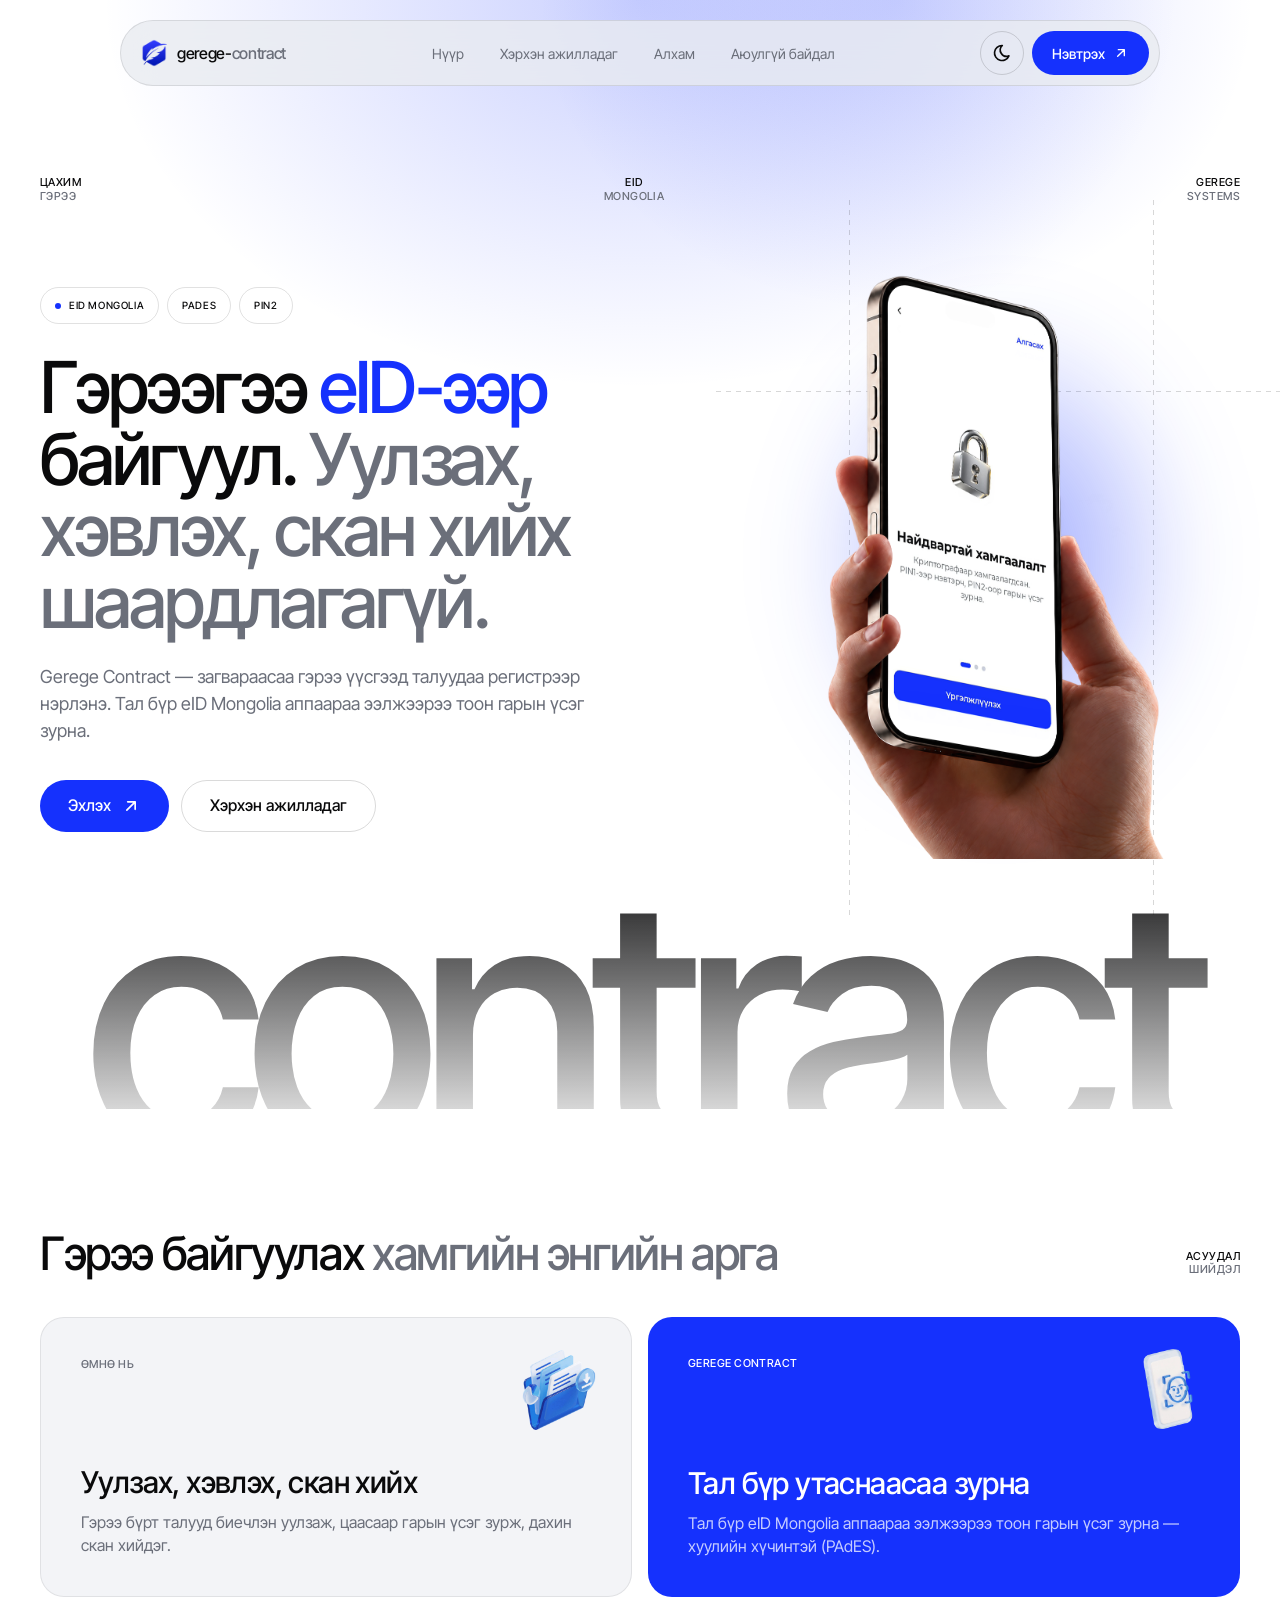
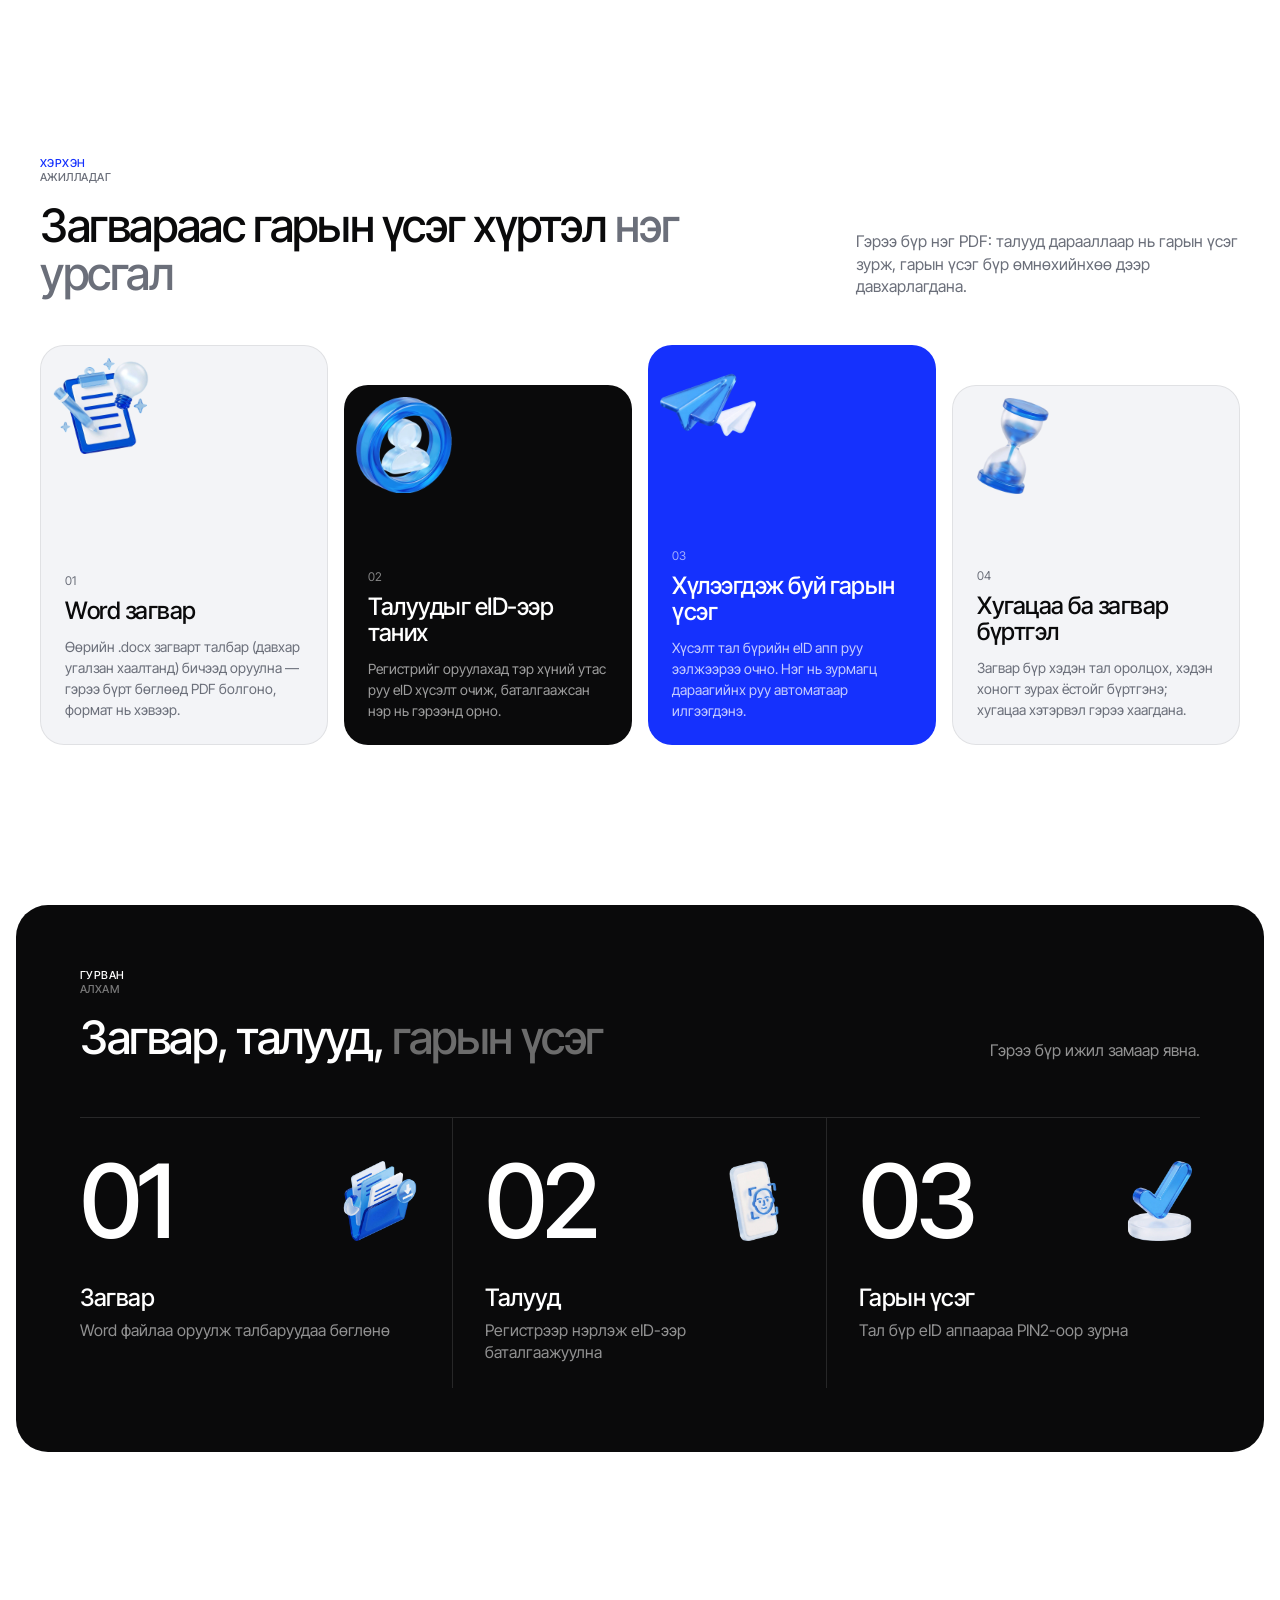
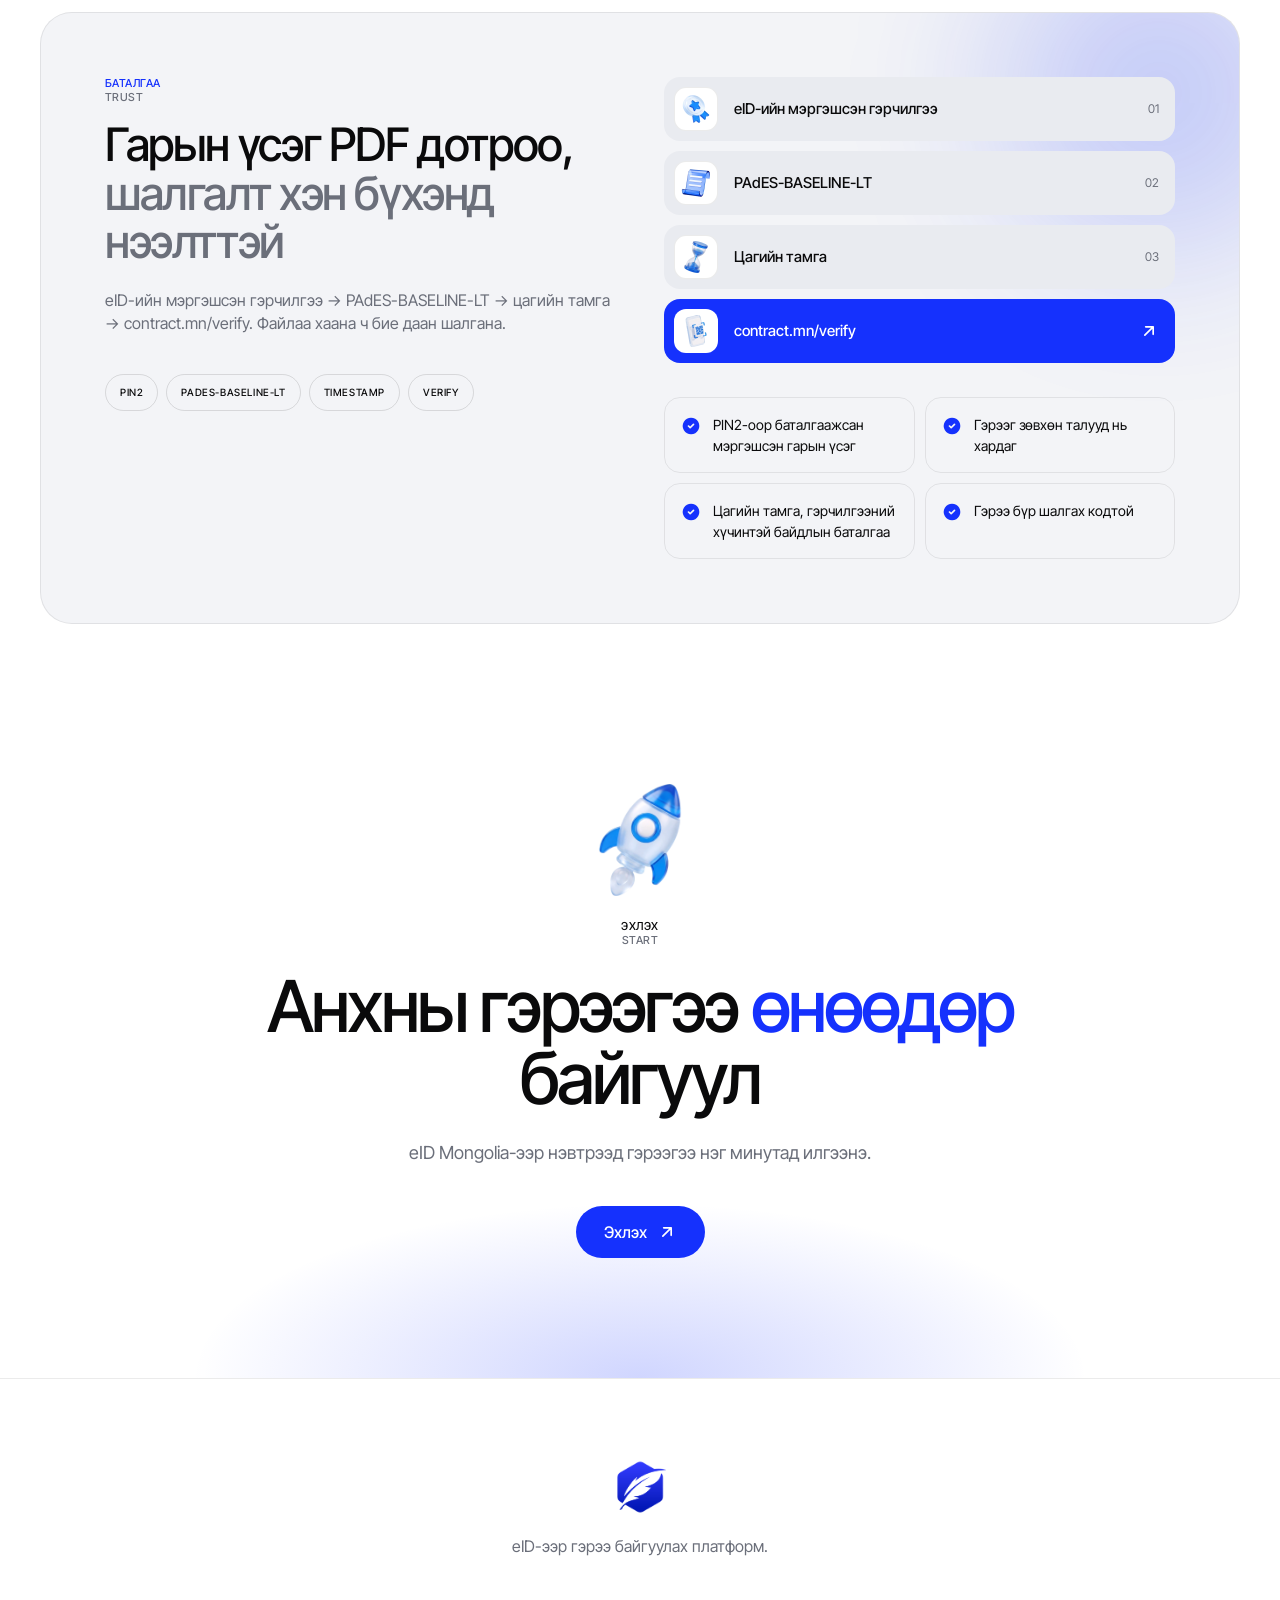
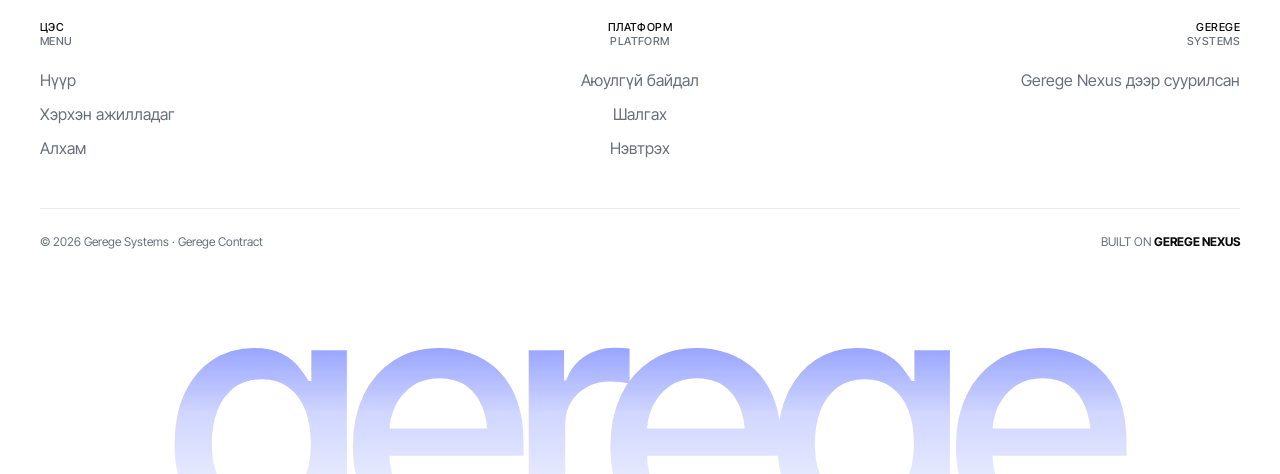
<file: index.html>
<!DOCTYPE html>
<html lang="mn" data-site="contract">

<head>
    <title>Нүүр | Gerege Contract — eID-ээр гэрээ байгуулах платформ</title>

<!-- Meta Tags -->
<meta charset="utf-8">
<meta name="viewport" content="width=device-width, initial-scale=1">
<meta name="title" content="Gerege Contract — eID-ээр гэрээ байгуулах платформ">
<meta name="description" content="Gerege Contract — загвараасаа гэрээ үүсгээд талуудаа регистрээр нэрлэнэ. Тал бүр eID Mongolia аппаараа ээлжээрээ тоон гарын үсэг зурна — уулзах, хэвлэх, скан хийх шаардлагагүй.">
<meta name="keywords" content="цахим гэрээ, тоон гарын үсэг, eID Mongolia, PAdES, гэрээ байгуулах, Gerege Contract">
<meta name="author" content="Gerege Systems">
<meta name="robots" content="index, follow">

<!-- Favicon -->
<link rel="shortcut icon" href="/images/contract-logo.png">

    <!-- Theme: saved choice, else system preference (runs before paint) -->
<script>
    (function () {
        var t;
        try { t = localStorage.getItem('theme'); } catch (e) {}
        if (t !== 'light' && t !== 'dark') {
            t = window.matchMedia('(prefers-color-scheme: dark)').matches ? 'dark' : 'light';
        }
        document.documentElement.setAttribute('data-theme', t);
    })();
</script>

<!-- Google Font Link (https://fonts.google.com/) -->
<link rel="preconnect" href="https://fonts.googleapis.com">
<link rel="preconnect" href="https://fonts.gstatic.com" crossorigin>
<link href="https://fonts.googleapis.com/css2?family=Inter+Tight:wght@300;400;500;700&display=swap" rel="stylesheet">

  <script type="module" crossorigin src="/assets/app-Dn-ilW5q.js"></script>
  <link rel="stylesheet" crossorigin href="/assets/app-CJhgebZV.css">
</head>

<body>

    <!-- Navbar -->
<header class="fixed top-0 inset-x-0 z-140 md:pt-5 pt-3 px-4">
    <div class="max-w-260 mx-auto">
        <div class="flex items-center justify-between gap-4 py-2.5 ps-5 pe-2.5 rounded-full border border-fg/10 bg-surface-2/80 backdrop-blur-xl">
            <a href="/" class="flex items-center gap-2.5 shrink-0">
                    <img src="/images/contract-logo.png" alt="Gerege Contract" class="h-7 logo-mono">
                <span class="text-base font-medium tracking-[-0.02em] text-fg">gerege-<span class="text-muted">contract</span></span>
            </a>

            <nav id="navbar" class="hidden lg:flex items-center gap-1">
                                    <a href="/" class="py-2 px-4 rounded-full text-sm text-muted transition-colors hover:text-fg">Нүүр</a>
                                    <a href="/#how" class="py-2 px-4 rounded-full text-sm text-muted transition-colors hover:text-fg">Хэрхэн ажилладаг</a>
                                    <a href="/#steps" class="py-2 px-4 rounded-full text-sm text-muted transition-colors hover:text-fg">Алхам</a>
                                    <a href="/trust" class="py-2 px-4 rounded-full text-sm text-muted transition-colors hover:text-fg">Аюулгүй байдал</a>
                            </nav>

            <div class="flex items-center gap-2">
                <button type="button" data-theme-toggle aria-label="Light / dark горим солих" class="inline-flex size-11 items-center justify-center rounded-full border border-fg/15 text-fg transition-colors hover:bg-fg/5">
                    <i class="iconify tabler--moon size-5 theme-icon-dark"></i>
                    <i class="iconify tabler--sun size-5 theme-icon-light"></i>
                </button>

                <a href="https://contract.mn/login" class="md:inline-flex hidden items-center gap-2 h-11 px-5 rounded-full bg-accent text-on-accent text-sm font-medium">
                    Нэвтрэх <i class="iconify tabler--arrow-up-right size-4"></i>
                </a>

                <button type="button" aria-haspopup="dialog" aria-expanded="false" aria-controls="mobile-menu" data-hs-overlay="#mobile-menu" class="lg:hidden inline-flex size-11 items-center justify-center rounded-full border border-fg/15 text-fg">
                    <i class="iconify tabler--menu-2 size-5"></i>
                </button>
            </div>
        </div>
    </div>

    <div id="mobile-menu" class="hs-overlay hs-overlay-open:translate-y-0 hs-overlay-open:opacity-100 opacity-0 hs-overlay-open:top-auto [--body-scroll:true] fixed inset-x-0 top-0 z-140 -translate-y-full transform transition-all duration-300 lg:hidden px-4" role="dialog" tabindex="-1" aria-labelledby="mobile-menu-label">
        <div class="max-w-260 mx-auto mt-2 p-2 rounded-3xl border border-fg/10 bg-surface-2">
            <div class="flex flex-col">
                                    <a href="/" class="py-3.5 px-4 rounded-2xl text-fg hover:bg-fg/5">Нүүр</a>
                                    <a href="/#how" class="py-3.5 px-4 rounded-2xl text-fg hover:bg-fg/5">Хэрхэн ажилладаг</a>
                                    <a href="/#steps" class="py-3.5 px-4 rounded-2xl text-fg hover:bg-fg/5">Алхам</a>
                                    <a href="/trust" class="py-3.5 px-4 rounded-2xl text-fg hover:bg-fg/5">Аюулгүй байдал</a>
                                <a href="https://contract.mn/login" class="mt-2 h-13 inline-flex items-center justify-center rounded-2xl bg-accent text-on-accent font-medium">Нэвтрэх</a>
            </div>
        </div>
    </div>
</header>

    <!-- Hero Section -->
    <section class="relative overflow-hidden lg:pt-44 pt-32">
        <div class="absolute inset-0 glow-top -z-1"></div>

        <div class="container relative">
            <!-- Corner meta labels -->
            <div class="hidden md:flex justify-between mb-14 text-fg">
                <div class="label">Цахим<span>гэрээ</span></div>
                <div class="label text-center">eID<span>Mongolia</span></div>
                <div class="label text-end">Gerege<span>Systems</span></div>
            </div>

            <div class="grid lg:grid-cols-12 items-center gap-10">
                <div class="lg:col-span-7" data-aos="fade-up">
                    <div class="flex flex-wrap gap-2 mb-7">
                        <span class="pill"><span class="size-1.5 rounded-full bg-accent"></span> eID Mongolia</span>
                        <span class="pill">PAdES</span>
                        <span class="pill">PIN2</span>
                    </div>

                    <h1 class="display mb-6">Гэрээгээ <span class="text-accent whitespace-nowrap">eID-ээр</span> байгуул. <span class="text-muted">Уулзах, хэвлэх, скан хийх шаардлагагүй.</span></h1>

                    <p class="text-muted md:text-lg max-w-xl mb-9">Gerege Contract — загвараасаа гэрээ үүсгээд талуудаа регистрээр нэрлэнэ. Тал бүр eID Mongolia аппаараа ээлжээрээ тоон гарын үсэг зурна.</p>

                    <div class="flex flex-wrap items-center gap-3">
                        <a href="https://contract.mn/login" class="btn-accent">Эхлэх <i class="iconify tabler--arrow-up-right size-5"></i></a>
                        <a href="#how" class="btn-ghost">Хэрхэн ажилладаг</a>
                    </div>
                </div>

                <div class="lg:col-span-5 relative flex justify-center" data-aos="fade-up" data-aos-delay="150">
                    <!-- construction lines -->
                    <div class="absolute inset-y-[-10%] start-[18%] w-px dashed-v"></div>
                    <div class="absolute inset-y-[-10%] end-[18%] w-px dashed-v"></div>
                    <div class="absolute inset-x-[-10%] top-[22%] h-px dashed-h"></div>
                    <div class="absolute inset-[8%] rounded-full glow-accent blur-2xl"></div>

                    <img src="/images/home/phone-hand.png" alt="eID Mongolia апп — найдвартай хамгаалалт" class="relative lg:max-h-150 max-h-105 w-auto">
                </div>
            </div>
        </div>

        <!-- Giant cropped wordmark -->
        <div class="relative mt-6 -mb-[4vw] text-center pointer-events-none" aria-hidden="true">
            <div class="wordmark bg-linear-to-b from-fg/90 to-fg/0 bg-clip-text text-transparent">contract</div>
        </div>
    </section>

    <!-- Problem / Solution -->
    <section class="relative lg:pt-30 pt-20">
        <div class="container">
            <div class="flex items-end justify-between gap-6 mb-10">
                <h2 class="h2 max-w-3xl">Гэрээ байгуулах <span class="text-muted">хамгийн энгийн арга</span></h2>
                <div class="label text-end hidden md:block">Асуудал<span>шийдэл</span></div>
            </div>

            <div class="grid md:grid-cols-2 gap-4">
                <div class="rounded-3xl bg-surface border border-fg/8 lg:p-10 p-7 min-h-70 flex flex-col justify-between" data-aos="fade-up">
                    <div class="flex items-start justify-between gap-4"><div class="label text-muted">Өмнө нь</div><img src="/images/icons3d-white/folder-files.webp" alt="" class="size-20 -mt-2 -me-2 opacity-90" loading="lazy"></div>
                    <div>
                        <h3 class="text-3xl mb-3">Уулзах, хэвлэх, скан хийх</h3>
                        <p class="text-muted">Гэрээ бүрт талууд биечлэн уулзаж, цаасаар гарын үсэг зурж, дахин скан хийдэг.</p>
                    </div>
                </div>

                <div class="rounded-3xl bg-accent text-on-accent lg:p-10 p-7 min-h-70 flex flex-col justify-between" data-aos="fade-up" data-aos-delay="100">
                    <div class="flex items-start justify-between gap-4"><div class="label">Gerege Contract</div><img src="/images/icons3d-white/phone-face-id.webp" alt="" class="size-20 -mt-2 -me-2" loading="lazy"></div>
                    <div>
                        <h3 class="text-3xl mb-3">Тал бүр утаснаасаа зурна</h3>
                        <p class="text-on-accent/75">Тал бүр eID Mongolia аппаараа ээлжээрээ тоон гарын үсэг зурна — хуулийн хүчинтэй (PAdES).</p>
                    </div>
                </div>
            </div>
        </div>
    </section>

    <!-- How It Works — step cards -->
    <section id="how" class="lg:py-40 py-24 scroll-mt-24">
        <div class="container">
            <div class="grid lg:grid-cols-12 gap-6 mb-12">
                <div class="lg:col-span-7">
                    <div class="label text-accent mb-4">Хэрхэн<span>ажилладаг</span></div>
                    <h2 class="h2">Загвараас гарын үсэг хүртэл <span class="text-muted">нэг урсгал</span></h2>
                </div>
                <p class="lg:col-span-4 lg:col-start-9 self-end text-muted">Гэрээ бүр нэг PDF: талууд дарааллаар нь гарын үсэг зурж, гарын үсэг бүр өмнөхийнхөө дээр давхарлагдана.</p>
            </div>

            <div class="grid lg:grid-cols-4 md:grid-cols-2 gap-4">
                <div class="group rounded-3xl bg-surface border border-fg/8 p-6 md:min-h-90 min-h-60 flex flex-col justify-between" data-aos="fade-up">
                    <img src="/images/icons3d-white/task-clipboard.webp" alt="" class="size-24 -ms-3 -mt-3 transition-transform duration-500 group-hover:-translate-y-1 group-hover:rotate-[-4deg]" loading="lazy">
                    <div>
                        <div class="text-xs text-muted mb-2">01</div>
                        <h3 class="text-2xl mb-3">Word загвар</h3>
                        <p class="text-sm text-muted">Өөрийн .docx загварт талбар (давхар угалзан хаалтанд) бичээд оруулна — гэрээ бүрт бөглөөд PDF болгоно, формат нь хэвээр.</p>
                    </div>
                </div>

                <div class="group rounded-3xl bg-inv text-inv-fg p-6 md:min-h-90 min-h-60 flex flex-col justify-between lg:mt-10" data-aos="fade-up" data-aos-delay="80">
                    <img src="/images/icons3d-white/user-profile.webp" alt="" class="size-24 -ms-3 -mt-3 transition-transform duration-500 group-hover:-translate-y-1 group-hover:rotate-[-4deg]" loading="lazy">
                    <div>
                        <div class="text-xs text-inv-fg/50 mb-2">02</div>
                        <h3 class="text-2xl mb-3">Талуудыг eID-ээр таних</h3>
                        <p class="text-sm text-inv-fg/60">Регистрийг оруулахад тэр хүний утас руу eID хүсэлт очиж, баталгаажсан нэр нь гэрээнд орно.</p>
                    </div>
                </div>

                <div class="group rounded-3xl bg-accent text-on-accent p-6 md:min-h-90 min-h-60 flex flex-col justify-between" data-aos="fade-up" data-aos-delay="160">
                    <img src="/images/icons3d-white/paper-plane.webp" alt="" class="size-24 -ms-3 -mt-3 transition-transform duration-500 group-hover:-translate-y-1 group-hover:rotate-[-4deg]" loading="lazy">
                    <div>
                        <div class="text-xs text-on-accent/60 mb-2">03</div>
                        <h3 class="text-2xl mb-3">Хүлээгдэж буй гарын үсэг</h3>
                        <p class="text-sm text-on-accent/75">Хүсэлт тал бүрийн eID апп руу ээлжээрээ очно. Нэг нь зурмагц дараагийнх руу автоматаар илгээгдэнэ.</p>
                    </div>
                </div>

                <div class="group rounded-3xl bg-surface border border-fg/8 p-6 md:min-h-90 min-h-60 flex flex-col justify-between lg:mt-10" data-aos="fade-up" data-aos-delay="240">
                    <img src="/images/icons3d-white/hourglass.webp" alt="" class="size-24 -ms-3 -mt-3 transition-transform duration-500 group-hover:-translate-y-1 group-hover:rotate-[-4deg]" loading="lazy">
                    <div>
                        <div class="text-xs text-muted mb-2">04</div>
                        <h3 class="text-2xl mb-3">Хугацаа ба загвар бүртгэл</h3>
                        <p class="text-sm text-muted">Загвар бүр хэдэн тал оролцох, хэдэн хоногт зурах ёстойг бүртгэнэ; хугацаа хэтэрвэл гэрээ хаагдана.</p>
                    </div>
                </div>
            </div>
        </div>
    </section>

    <!-- Three Steps — light rhythm break -->
    <section id="steps" class="scroll-mt-24 px-4">
        <div class="max-w-330 mx-auto rounded-[32px] bg-inv text-inv-fg lg:p-16 md:p-10 p-7">
            <div class="flex md:flex-row flex-col md:items-end justify-between gap-6 mb-14">
                <div>
                    <div class="label mb-4">Гурван<span class="text-inv-fg/45!">алхам</span></div>
                    <h2 class="h2 text-inv-fg">Загвар, талууд, <span class="text-inv-fg/40">гарын үсэг</span></h2>
                </div>
                <p class="text-inv-fg/55">Гэрээ бүр ижил замаар явна.</p>
            </div>

            <div class="grid md:grid-cols-3 border-t border-inv-fg/12">
                <div class="pt-8 md:pe-8 pb-6 md:border-e border-b md:border-b-0 border-inv-fg/12" data-aos="fade-up">
                    <div class="flex items-center justify-between mb-8"><div class="text-[clamp(64px,8vw,120px)] font-medium tracking-[-0.05em] leading-none">01</div><img src="/images/icons3d-white/folder-files.webp" alt="" class="size-20" loading="lazy"></div>
                    <h3 class="text-2xl text-inv-fg mb-2">Загвар</h3>
                    <p class="text-inv-fg/55">Word файлаа оруулж талбаруудаа бөглөнө</p>
                </div>
                <div class="pt-8 md:px-8 pb-6 md:border-e border-b md:border-b-0 border-inv-fg/12" data-aos="fade-up" data-aos-delay="100">
                    <div class="flex items-center justify-between mb-8"><div class="text-[clamp(64px,8vw,120px)] font-medium tracking-[-0.05em] leading-none">02</div><img src="/images/icons3d-white/phone-face-id.webp" alt="" class="size-20" loading="lazy"></div>
                    <h3 class="text-2xl text-inv-fg mb-2">Талууд</h3>
                    <p class="text-inv-fg/55">Регистрээр нэрлэж eID-ээр баталгаажуулна</p>
                </div>
                <div class="pt-8 md:ps-8 pb-6" data-aos="fade-up" data-aos-delay="200">
                    <div class="flex items-center justify-between mb-8"><div class="text-[clamp(64px,8vw,120px)] font-medium tracking-[-0.05em] leading-none">03</div><img src="/images/icons3d-white/checkmark.webp" alt="" class="size-20" loading="lazy"></div>
                    <h3 class="text-2xl text-inv-fg mb-2">Гарын үсэг</h3>
                    <p class="text-inv-fg/55">Тал бүр eID аппаараа PIN2-оор зурна</p>
                </div>
            </div>
        </div>
    </section>

    <!-- Trust Section -->
    <section id="trust" class="lg:py-40 py-24 scroll-mt-24">
    <div class="container">
        <div class="relative overflow-hidden rounded-[32px] bg-surface border border-fg/8 lg:p-16 md:p-10 p-7">
            <div class="absolute -top-40 -end-40 size-120 rounded-full glow-accent blur-3xl opacity-60 pointer-events-none"></div>

            <div class="relative grid lg:grid-cols-12 gap-12">
                <div class="lg:col-span-6">
                    <div class="label text-accent mb-4">Баталгаа<span>trust</span></div>
                    <h2 class="h2 mb-6">Гарын үсэг PDF дотроо, <span class="text-muted">шалгалт хэн бүхэнд нээлттэй</span></h2>
                    <p class="text-muted mb-10 max-w-lg">eID-ийн мэргэшсэн гэрчилгээ → PAdES-BASELINE-LT → цагийн тамга → contract.mn/verify. Файлаа хаана ч бие даан шалгана.</p>

                    <div class="flex flex-wrap gap-2">
                                                    <span class="pill">PIN2</span>
                                                    <span class="pill">PAdES-BASELINE-LT</span>
                                                    <span class="pill">Timestamp</span>
                                                    <span class="pill">Verify</span>
                                            </div>
                </div>

                <div class="lg:col-span-6 flex flex-col gap-2.5">
                                            <div class="flex items-center gap-4 h-16 ps-2.5 pe-4 rounded-2xl bg-surface-2" data-aos="fade-up" data-aos-delay="0">
                            <span class="size-11 shrink-0 inline-flex items-center justify-center rounded-xl bg-bg border border-fg/8">
                                <img src="/images/icons3d/badge-glass.webp" alt="" class="size-8 object-contain" loading="lazy">
                            </span>
                            <span class="flex-1 text-[15px] font-medium">eID-ийн мэргэшсэн гэрчилгээ</span>
                            <span class="text-xs text-muted">01</span>
                        </div>
                                            <div class="flex items-center gap-4 h-16 ps-2.5 pe-4 rounded-2xl bg-surface-2" data-aos="fade-up" data-aos-delay="80">
                            <span class="size-11 shrink-0 inline-flex items-center justify-center rounded-xl bg-bg border border-fg/8">
                                <img src="/images/icons3d/scroll.webp" alt="" class="size-8 object-contain" loading="lazy">
                            </span>
                            <span class="flex-1 text-[15px] font-medium">PAdES-BASELINE-LT</span>
                            <span class="text-xs text-muted">02</span>
                        </div>
                                            <div class="flex items-center gap-4 h-16 ps-2.5 pe-4 rounded-2xl bg-surface-2" data-aos="fade-up" data-aos-delay="160">
                            <span class="size-11 shrink-0 inline-flex items-center justify-center rounded-xl bg-bg border border-fg/8">
                                <img src="/images/icons3d-white/hourglass.webp" alt="" class="size-8 object-contain" loading="lazy">
                            </span>
                            <span class="flex-1 text-[15px] font-medium">Цагийн тамга</span>
                            <span class="text-xs text-muted">03</span>
                        </div>
                                                            <a href="https://contract.mn/verify" target="_blank" class="group flex items-center gap-4 h-16 ps-2.5 pe-4 rounded-2xl bg-accent text-on-accent" data-aos="fade-up" data-aos-delay="240">
                        <span class="size-11 shrink-0 inline-flex items-center justify-center rounded-xl bg-bg">
                            <img src="/images/icons3d-white/phone-qr.webp" alt="" class="size-8 object-contain" loading="lazy">
                        </span>
                        <span class="flex-1 text-[15px] font-medium">contract.mn/verify</span>
                                                    <i class="iconify tabler--arrow-up-right size-5 transition-transform group-hover:rotate-45"></i>
                                            </a>

                    <div class="grid sm:grid-cols-2 gap-2.5 mt-6">
                                                    <div class="flex items-start gap-3 p-4 rounded-2xl border border-fg/8">
                                <i class="iconify tabler--circle-check-filled size-5 text-accent shrink-0 mt-0.5"></i>
                                <p class="text-sm">PIN2-оор баталгаажсан мэргэшсэн гарын үсэг</p>
                            </div>
                                                    <div class="flex items-start gap-3 p-4 rounded-2xl border border-fg/8">
                                <i class="iconify tabler--circle-check-filled size-5 text-accent shrink-0 mt-0.5"></i>
                                <p class="text-sm">Гэрээг зөвхөн талууд нь хардаг</p>
                            </div>
                                                    <div class="flex items-start gap-3 p-4 rounded-2xl border border-fg/8">
                                <i class="iconify tabler--circle-check-filled size-5 text-accent shrink-0 mt-0.5"></i>
                                <p class="text-sm">Цагийн тамга, гэрчилгээний хүчинтэй байдлын баталгаа</p>
                            </div>
                                                    <div class="flex items-start gap-3 p-4 rounded-2xl border border-fg/8">
                                <i class="iconify tabler--circle-check-filled size-5 text-accent shrink-0 mt-0.5"></i>
                                <p class="text-sm">Гэрээ бүр шалгах кодтой</p>
                            </div>
                                            </div>
                </div>
            </div>
        </div>
    </div>
</section>

    <!-- Call To Action Section -->
    <section class="relative lg:pb-30 pb-20 overflow-hidden">
    <div class="absolute inset-x-0 bottom-0 h-[70%] -z-1" style="background: radial-gradient(50% 60% at 50% 100%, color-mix(in srgb, var(--accent) 20%, transparent), transparent 70%)"></div>

    <div class="container text-center">
        <img src="/images/icons3d-white/rocket.webp" alt="" class="size-28 mx-auto mb-6" loading="lazy">
        <div class="label mb-6">Эхлэх<span>start</span></div>
        <h2 class="display max-w-4xl mx-auto mb-6">Анхны гэрээгээ <span class="text-accent">өнөөдөр</span> байгуул</h2>
        <p class="text-muted md:text-lg mb-10">eID Mongolia-ээр нэвтрээд гэрээгээ нэг минутад илгээнэ.</p>

        <a href="https://contract.mn/login" class="btn-accent">Эхлэх <i class="iconify tabler--arrow-up-right size-5"></i></a>
    </div>
</section>

    <!-- Footer -->
<footer id="footer" class="relative overflow-hidden border-t border-fg/8 pt-20">
    <div class="container">
        <div class="flex flex-col items-center text-center mb-16">
                <img src="/images/contract-logo.png" alt="Gerege Contract" class="h-14 mb-5 logo-mono">
            <p class="text-muted">eID-ээр гэрээ байгуулах платформ.</p>
        </div>

        <div class="grid md:grid-cols-3 gap-10 pb-12 border-b border-fg/8">
            <div>
                <div class="label mb-5">Цэс<span>menu</span></div>
                <div class="space-y-3 *:block *:text-muted *:hover:text-fg *:transition-colors">
                                                                        <a href="/">Нүүр</a>
                                                                                                <a href="/#how">Хэрхэн ажилладаг</a>
                                                                                                <a href="/#steps">Алхам</a>
                                                                                                        </div>
            </div>

            <div class="md:text-center">
                <div class="label mb-5">Платформ<span>platform</span></div>
                <div class="space-y-3 *:block *:text-muted *:hover:text-fg *:transition-colors">
                    <a href="/trust">Аюулгүй байдал</a>
                                            <a href="https://contract.mn/verify" target="_blank">Шалгах</a>
                                        <a href="https://contract.mn/login">Нэвтрэх</a>
                </div>
            </div>

            <div class="md:text-end">
                <div class="label mb-5">Gerege<span>systems</span></div>
                <p class="text-muted">Gerege Nexus дээр суурилсан</p>
            </div>
        </div>

        <div class="flex md:flex-row flex-col justify-between gap-2 py-6 text-xs text-muted">
            <div>© 2026 Gerege Systems · Gerege Contract</div>
            <div><span>BUILT ON</span> <span class="text-fg font-bold">GEREGE NEXUS</span></div>
        </div>
    </div>

    <div class="text-center -mb-[6vw] pointer-events-none" aria-hidden="true">
        <div class="wordmark bg-linear-to-b from-accent/70 via-accent/20 to-transparent bg-clip-text text-transparent">gerege</div>
    </div>
</footer>

</body>

</html>
</file>
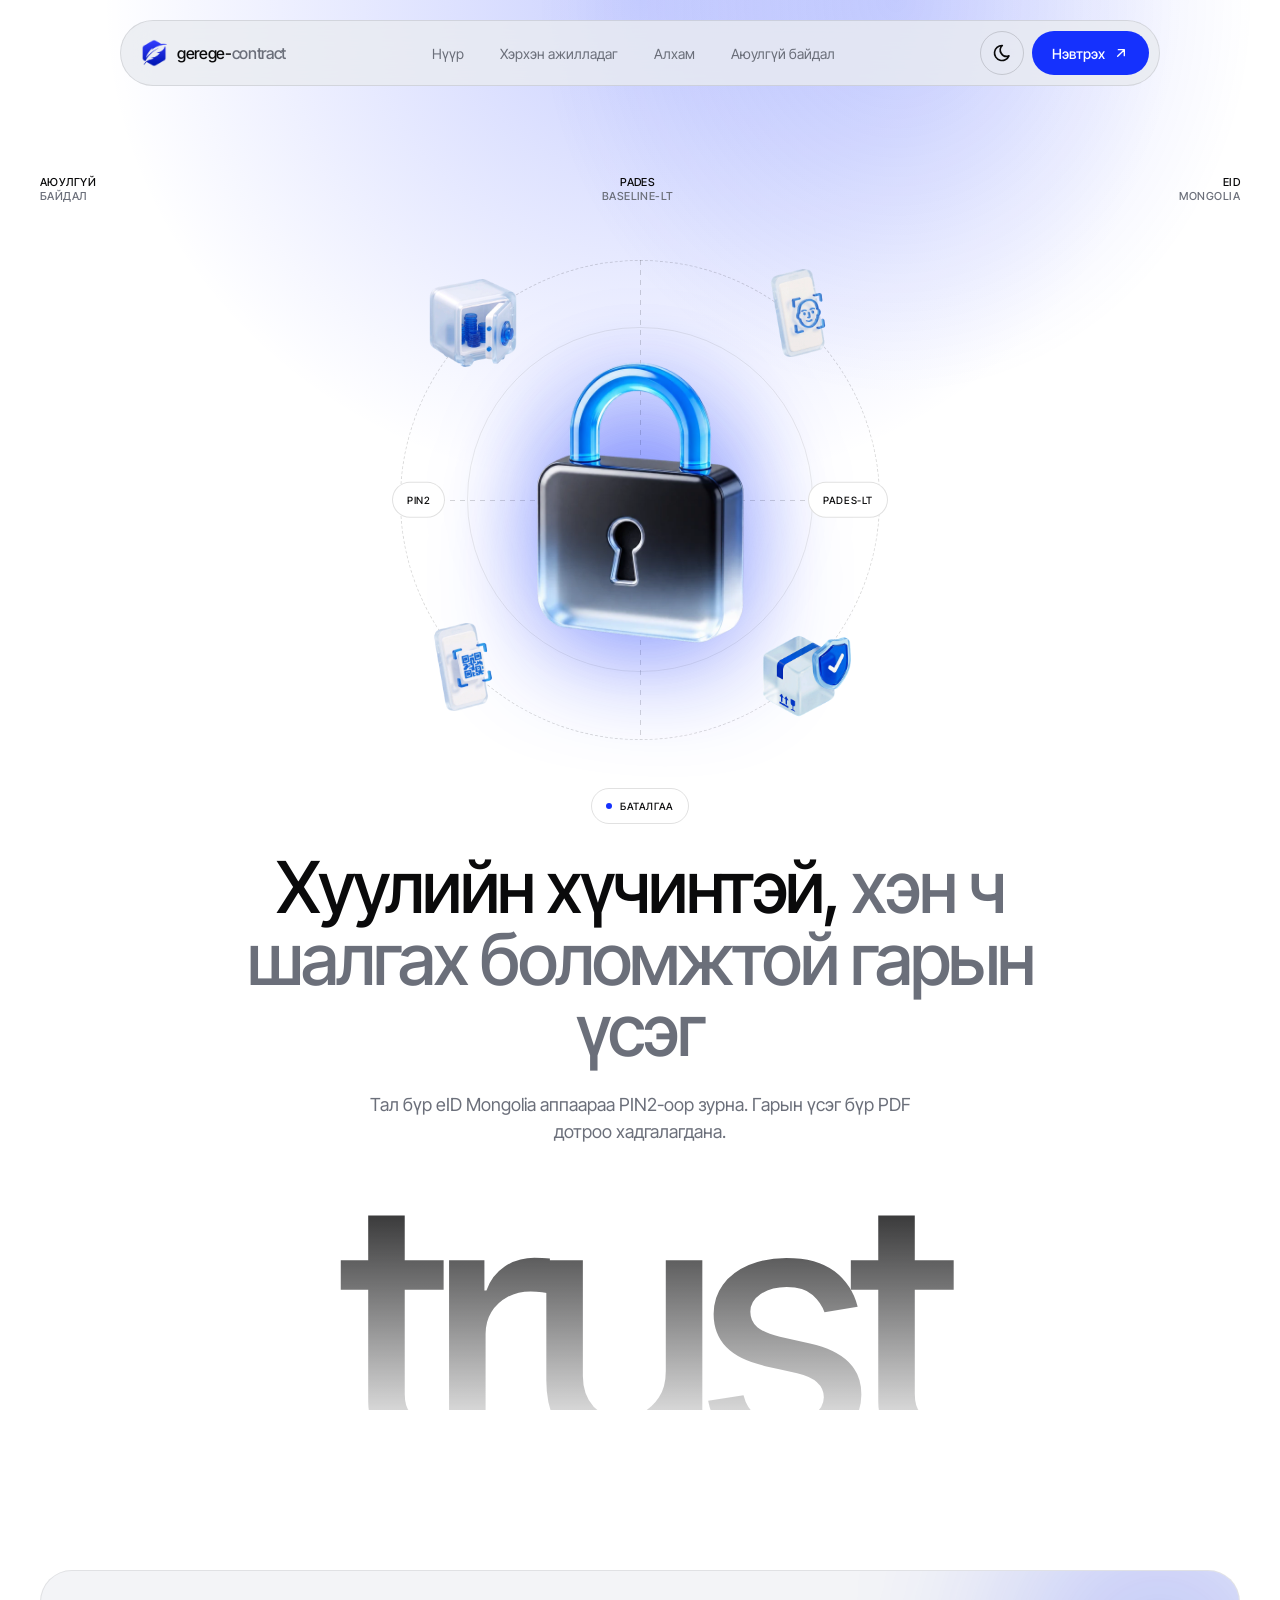
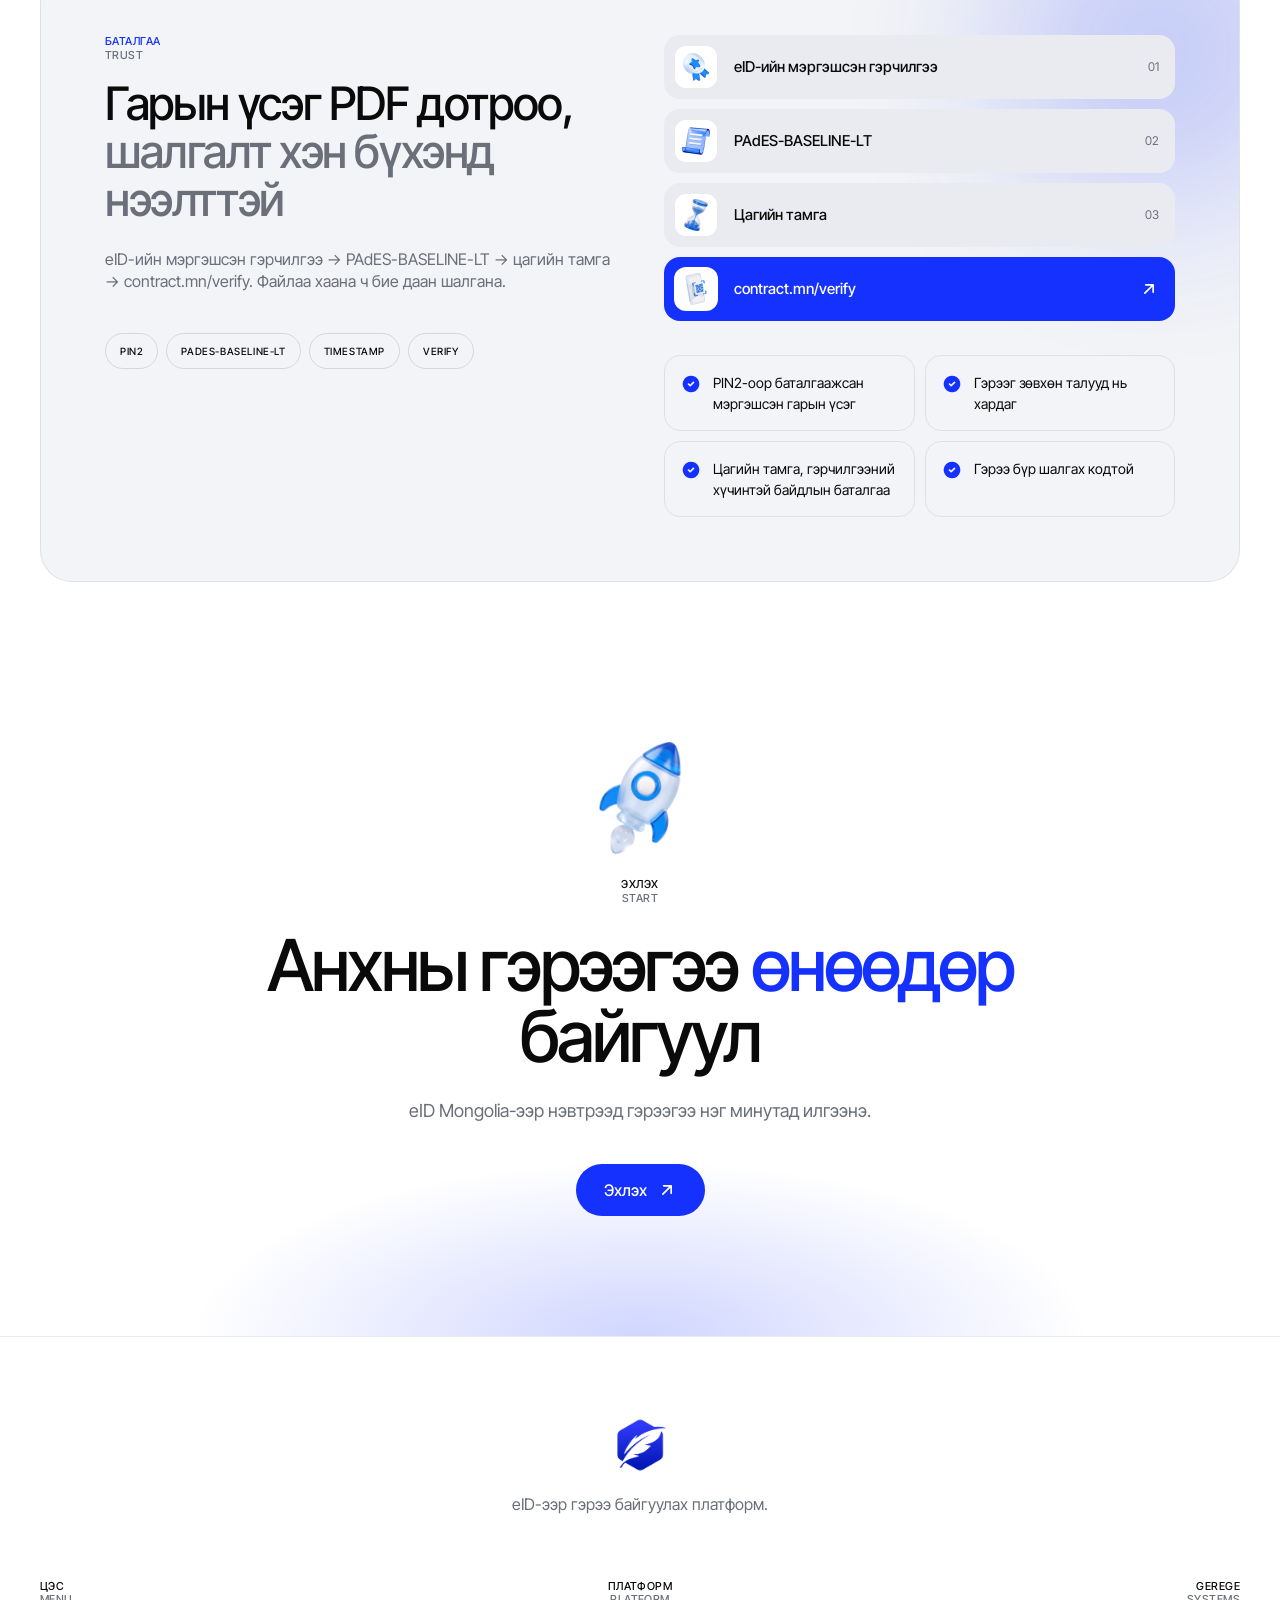
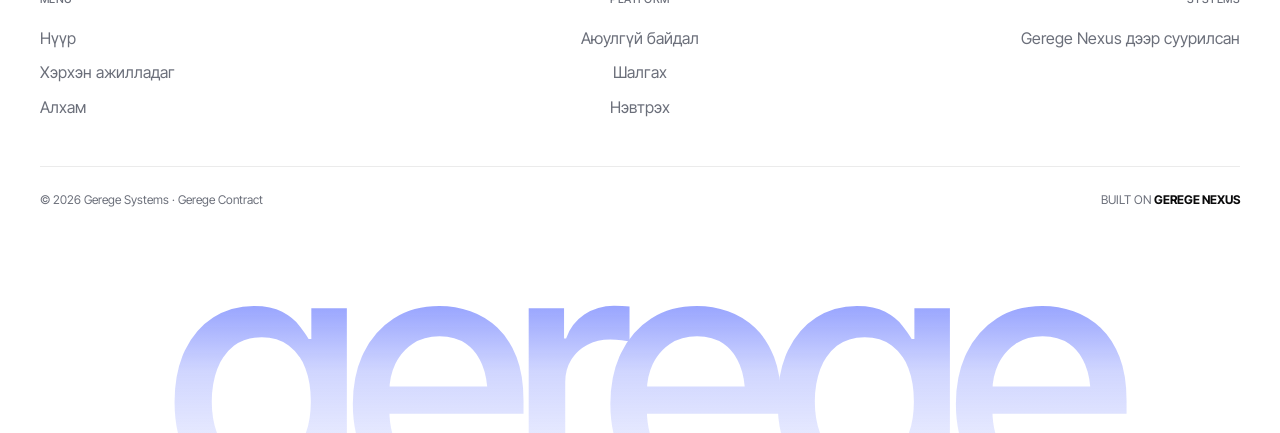
<file: trust/index.html>
<!DOCTYPE html>
<html lang="mn" data-site="contract">

<head>
    <title>Аюулгүй байдал | Gerege Contract — eID-ээр гэрээ байгуулах платформ</title>

<!-- Meta Tags -->
<meta charset="utf-8">
<meta name="viewport" content="width=device-width, initial-scale=1">
<meta name="title" content="Gerege Contract — eID-ээр гэрээ байгуулах платформ">
<meta name="description" content="Gerege Contract — загвараасаа гэрээ үүсгээд талуудаа регистрээр нэрлэнэ. Тал бүр eID Mongolia аппаараа ээлжээрээ тоон гарын үсэг зурна — уулзах, хэвлэх, скан хийх шаардлагагүй.">
<meta name="keywords" content="цахим гэрээ, тоон гарын үсэг, eID Mongolia, PAdES, гэрээ байгуулах, Gerege Contract">
<meta name="author" content="Gerege Systems">
<meta name="robots" content="index, follow">

<!-- Favicon -->
<link rel="shortcut icon" href="/images/contract-logo.png">

    <!-- Theme: saved choice, else system preference (runs before paint) -->
<script>
    (function () {
        var t;
        try { t = localStorage.getItem('theme'); } catch (e) {}
        if (t !== 'light' && t !== 'dark') {
            t = window.matchMedia('(prefers-color-scheme: dark)').matches ? 'dark' : 'light';
        }
        document.documentElement.setAttribute('data-theme', t);
    })();
</script>

<!-- Google Font Link (https://fonts.google.com/) -->
<link rel="preconnect" href="https://fonts.googleapis.com">
<link rel="preconnect" href="https://fonts.gstatic.com" crossorigin>
<link href="https://fonts.googleapis.com/css2?family=Inter+Tight:wght@300;400;500;700&display=swap" rel="stylesheet">

  <script type="module" crossorigin src="/assets/app-Dn-ilW5q.js"></script>
  <link rel="stylesheet" crossorigin href="/assets/app-CJhgebZV.css">
</head>

<body>

    <!-- Navbar -->
<header class="fixed top-0 inset-x-0 z-140 md:pt-5 pt-3 px-4">
    <div class="max-w-260 mx-auto">
        <div class="flex items-center justify-between gap-4 py-2.5 ps-5 pe-2.5 rounded-full border border-fg/10 bg-surface-2/80 backdrop-blur-xl">
            <a href="/" class="flex items-center gap-2.5 shrink-0">
                    <img src="/images/contract-logo.png" alt="Gerege Contract" class="h-7 logo-mono">
                <span class="text-base font-medium tracking-[-0.02em] text-fg">gerege-<span class="text-muted">contract</span></span>
            </a>

            <nav id="navbar" class="hidden lg:flex items-center gap-1">
                                    <a href="/" class="py-2 px-4 rounded-full text-sm text-muted transition-colors hover:text-fg">Нүүр</a>
                                    <a href="/#how" class="py-2 px-4 rounded-full text-sm text-muted transition-colors hover:text-fg">Хэрхэн ажилладаг</a>
                                    <a href="/#steps" class="py-2 px-4 rounded-full text-sm text-muted transition-colors hover:text-fg">Алхам</a>
                                    <a href="/trust" class="py-2 px-4 rounded-full text-sm text-muted transition-colors hover:text-fg">Аюулгүй байдал</a>
                            </nav>

            <div class="flex items-center gap-2">
                <button type="button" data-theme-toggle aria-label="Light / dark горим солих" class="inline-flex size-11 items-center justify-center rounded-full border border-fg/15 text-fg transition-colors hover:bg-fg/5">
                    <i class="iconify tabler--moon size-5 theme-icon-dark"></i>
                    <i class="iconify tabler--sun size-5 theme-icon-light"></i>
                </button>

                <a href="https://contract.mn/login" class="md:inline-flex hidden items-center gap-2 h-11 px-5 rounded-full bg-accent text-on-accent text-sm font-medium">
                    Нэвтрэх <i class="iconify tabler--arrow-up-right size-4"></i>
                </a>

                <button type="button" aria-haspopup="dialog" aria-expanded="false" aria-controls="mobile-menu" data-hs-overlay="#mobile-menu" class="lg:hidden inline-flex size-11 items-center justify-center rounded-full border border-fg/15 text-fg">
                    <i class="iconify tabler--menu-2 size-5"></i>
                </button>
            </div>
        </div>
    </div>

    <div id="mobile-menu" class="hs-overlay hs-overlay-open:translate-y-0 hs-overlay-open:opacity-100 opacity-0 hs-overlay-open:top-auto [--body-scroll:true] fixed inset-x-0 top-0 z-140 -translate-y-full transform transition-all duration-300 lg:hidden px-4" role="dialog" tabindex="-1" aria-labelledby="mobile-menu-label">
        <div class="max-w-260 mx-auto mt-2 p-2 rounded-3xl border border-fg/10 bg-surface-2">
            <div class="flex flex-col">
                                    <a href="/" class="py-3.5 px-4 rounded-2xl text-fg hover:bg-fg/5">Нүүр</a>
                                    <a href="/#how" class="py-3.5 px-4 rounded-2xl text-fg hover:bg-fg/5">Хэрхэн ажилладаг</a>
                                    <a href="/#steps" class="py-3.5 px-4 rounded-2xl text-fg hover:bg-fg/5">Алхам</a>
                                    <a href="/trust" class="py-3.5 px-4 rounded-2xl text-fg hover:bg-fg/5">Аюулгүй байдал</a>
                                <a href="https://contract.mn/login" class="mt-2 h-13 inline-flex items-center justify-center rounded-2xl bg-accent text-on-accent font-medium">Нэвтрэх</a>
            </div>
        </div>
    </div>
</header>

        <!-- Hero Section -->
    <section class="relative overflow-hidden lg:pt-44 pt-32">
        <div class="absolute inset-0 glow-top -z-1"></div>

        <div class="container">
            <div class="hidden md:flex justify-between mb-14">
                <div class="label">Аюулгүй<span>байдал</span></div>
                <div class="label text-center">PAdES<span>baseline-lt</span></div>
                <div class="label text-end">eID<span>Mongolia</span></div>
            </div>

            <!-- Lock stage -->
            <div class="relative mx-auto mb-12 size-[min(86vw,480px)]" aria-hidden="true" data-aos="zoom-in">
                <div class="absolute inset-[18%] rounded-full glow-accent blur-2xl"></div>
                <div class="absolute inset-0 rounded-full border border-dashed border-fg/15 spin-slow"></div>
                <div class="absolute inset-[14%] rounded-full border border-fg/8"></div>
                <div class="absolute inset-x-0 top-1/2 h-px dashed-h"></div>
                <div class="absolute inset-y-0 start-1/2 w-px dashed-v"></div>

                <img src="/images/home/lock-hero.webp" alt="" class="absolute inset-[12%] size-[76%] object-contain float hero-icon-shadow">

                <img src="/images/icons3d-white/safe.webp" alt="" class="absolute top-[4%] start-[6%] md:size-22 size-16 float [animation-delay:-1.5s]">
                <img src="/images/icons3d-white/phone-face-id.webp" alt="" class="absolute top-[2%] end-[8%] md:size-22 size-16 float [animation-delay:-3s]">
                <img src="/images/icons3d-white/phone-qr.webp" alt="" class="absolute bottom-[6%] start-[4%] md:size-22 size-16 float [animation-delay:-4.5s]">
                <img src="/images/icons3d-white/safe-package.webp" alt="" class="absolute bottom-[4%] end-[6%] md:size-22 size-16 float [animation-delay:-2s]">

                <span class="pill absolute top-1/2 -translate-y-1/2 -start-2 bg-bg">PIN2</span>
                <span class="pill absolute top-1/2 -translate-y-1/2 -end-2 bg-bg">PAdES-LT</span>
            </div>

            <div class="text-center" data-aos="fade-up">
                <div class="flex flex-wrap justify-center gap-2 mb-7">
                    <span class="pill"><span class="size-1.5 rounded-full bg-accent"></span> Баталгаа</span>
                </div>

                <h1 class="display max-w-4xl mx-auto mb-6">Хуулийн хүчинтэй, <span class="text-muted">хэн ч шалгах боломжтой гарын үсэг</span></h1>

                <p class="text-muted md:text-lg max-w-xl mx-auto">Тал бүр eID Mongolia аппаараа PIN2-оор зурна. Гарын үсэг бүр PDF дотроо хадгалагдана.</p>
            </div>
        </div>

        <div class="relative mt-10 -mb-[4vw] text-center pointer-events-none" aria-hidden="true">
            <div class="wordmark bg-linear-to-b from-fg/90 to-fg/0 bg-clip-text text-transparent">trust</div>
        </div>
    </section>

    <section id="trust" class="lg:py-40 py-24 scroll-mt-24">
    <div class="container">
        <div class="relative overflow-hidden rounded-[32px] bg-surface border border-fg/8 lg:p-16 md:p-10 p-7">
            <div class="absolute -top-40 -end-40 size-120 rounded-full glow-accent blur-3xl opacity-60 pointer-events-none"></div>

            <div class="relative grid lg:grid-cols-12 gap-12">
                <div class="lg:col-span-6">
                    <div class="label text-accent mb-4">Баталгаа<span>trust</span></div>
                    <h2 class="h2 mb-6">Гарын үсэг PDF дотроо, <span class="text-muted">шалгалт хэн бүхэнд нээлттэй</span></h2>
                    <p class="text-muted mb-10 max-w-lg">eID-ийн мэргэшсэн гэрчилгээ → PAdES-BASELINE-LT → цагийн тамга → contract.mn/verify. Файлаа хаана ч бие даан шалгана.</p>

                    <div class="flex flex-wrap gap-2">
                                                    <span class="pill">PIN2</span>
                                                    <span class="pill">PAdES-BASELINE-LT</span>
                                                    <span class="pill">Timestamp</span>
                                                    <span class="pill">Verify</span>
                                            </div>
                </div>

                <div class="lg:col-span-6 flex flex-col gap-2.5">
                                            <div class="flex items-center gap-4 h-16 ps-2.5 pe-4 rounded-2xl bg-surface-2" data-aos="fade-up" data-aos-delay="0">
                            <span class="size-11 shrink-0 inline-flex items-center justify-center rounded-xl bg-bg border border-fg/8">
                                <img src="/images/icons3d/badge-glass.webp" alt="" class="size-8 object-contain" loading="lazy">
                            </span>
                            <span class="flex-1 text-[15px] font-medium">eID-ийн мэргэшсэн гэрчилгээ</span>
                            <span class="text-xs text-muted">01</span>
                        </div>
                                            <div class="flex items-center gap-4 h-16 ps-2.5 pe-4 rounded-2xl bg-surface-2" data-aos="fade-up" data-aos-delay="80">
                            <span class="size-11 shrink-0 inline-flex items-center justify-center rounded-xl bg-bg border border-fg/8">
                                <img src="/images/icons3d/scroll.webp" alt="" class="size-8 object-contain" loading="lazy">
                            </span>
                            <span class="flex-1 text-[15px] font-medium">PAdES-BASELINE-LT</span>
                            <span class="text-xs text-muted">02</span>
                        </div>
                                            <div class="flex items-center gap-4 h-16 ps-2.5 pe-4 rounded-2xl bg-surface-2" data-aos="fade-up" data-aos-delay="160">
                            <span class="size-11 shrink-0 inline-flex items-center justify-center rounded-xl bg-bg border border-fg/8">
                                <img src="/images/icons3d-white/hourglass.webp" alt="" class="size-8 object-contain" loading="lazy">
                            </span>
                            <span class="flex-1 text-[15px] font-medium">Цагийн тамга</span>
                            <span class="text-xs text-muted">03</span>
                        </div>
                                                            <a href="https://contract.mn/verify" target="_blank" class="group flex items-center gap-4 h-16 ps-2.5 pe-4 rounded-2xl bg-accent text-on-accent" data-aos="fade-up" data-aos-delay="240">
                        <span class="size-11 shrink-0 inline-flex items-center justify-center rounded-xl bg-bg">
                            <img src="/images/icons3d-white/phone-qr.webp" alt="" class="size-8 object-contain" loading="lazy">
                        </span>
                        <span class="flex-1 text-[15px] font-medium">contract.mn/verify</span>
                                                    <i class="iconify tabler--arrow-up-right size-5 transition-transform group-hover:rotate-45"></i>
                                            </a>

                    <div class="grid sm:grid-cols-2 gap-2.5 mt-6">
                                                    <div class="flex items-start gap-3 p-4 rounded-2xl border border-fg/8">
                                <i class="iconify tabler--circle-check-filled size-5 text-accent shrink-0 mt-0.5"></i>
                                <p class="text-sm">PIN2-оор баталгаажсан мэргэшсэн гарын үсэг</p>
                            </div>
                                                    <div class="flex items-start gap-3 p-4 rounded-2xl border border-fg/8">
                                <i class="iconify tabler--circle-check-filled size-5 text-accent shrink-0 mt-0.5"></i>
                                <p class="text-sm">Гэрээг зөвхөн талууд нь хардаг</p>
                            </div>
                                                    <div class="flex items-start gap-3 p-4 rounded-2xl border border-fg/8">
                                <i class="iconify tabler--circle-check-filled size-5 text-accent shrink-0 mt-0.5"></i>
                                <p class="text-sm">Цагийн тамга, гэрчилгээний хүчинтэй байдлын баталгаа</p>
                            </div>
                                                    <div class="flex items-start gap-3 p-4 rounded-2xl border border-fg/8">
                                <i class="iconify tabler--circle-check-filled size-5 text-accent shrink-0 mt-0.5"></i>
                                <p class="text-sm">Гэрээ бүр шалгах кодтой</p>
                            </div>
                                            </div>
                </div>
            </div>
        </div>
    </div>
</section>

    <section class="relative lg:pb-30 pb-20 overflow-hidden">
    <div class="absolute inset-x-0 bottom-0 h-[70%] -z-1" style="background: radial-gradient(50% 60% at 50% 100%, color-mix(in srgb, var(--accent) 20%, transparent), transparent 70%)"></div>

    <div class="container text-center">
        <img src="/images/icons3d-white/rocket.webp" alt="" class="size-28 mx-auto mb-6" loading="lazy">
        <div class="label mb-6">Эхлэх<span>start</span></div>
        <h2 class="display max-w-4xl mx-auto mb-6">Анхны гэрээгээ <span class="text-accent">өнөөдөр</span> байгуул</h2>
        <p class="text-muted md:text-lg mb-10">eID Mongolia-ээр нэвтрээд гэрээгээ нэг минутад илгээнэ.</p>

        <a href="https://contract.mn/login" class="btn-accent">Эхлэх <i class="iconify tabler--arrow-up-right size-5"></i></a>
    </div>
</section>

    <!-- Footer -->
<footer id="footer" class="relative overflow-hidden border-t border-fg/8 pt-20">
    <div class="container">
        <div class="flex flex-col items-center text-center mb-16">
                <img src="/images/contract-logo.png" alt="Gerege Contract" class="h-14 mb-5 logo-mono">
            <p class="text-muted">eID-ээр гэрээ байгуулах платформ.</p>
        </div>

        <div class="grid md:grid-cols-3 gap-10 pb-12 border-b border-fg/8">
            <div>
                <div class="label mb-5">Цэс<span>menu</span></div>
                <div class="space-y-3 *:block *:text-muted *:hover:text-fg *:transition-colors">
                                                                        <a href="/">Нүүр</a>
                                                                                                <a href="/#how">Хэрхэн ажилладаг</a>
                                                                                                <a href="/#steps">Алхам</a>
                                                                                                        </div>
            </div>

            <div class="md:text-center">
                <div class="label mb-5">Платформ<span>platform</span></div>
                <div class="space-y-3 *:block *:text-muted *:hover:text-fg *:transition-colors">
                    <a href="/trust">Аюулгүй байдал</a>
                                            <a href="https://contract.mn/verify" target="_blank">Шалгах</a>
                                        <a href="https://contract.mn/login">Нэвтрэх</a>
                </div>
            </div>

            <div class="md:text-end">
                <div class="label mb-5">Gerege<span>systems</span></div>
                <p class="text-muted">Gerege Nexus дээр суурилсан</p>
            </div>
        </div>

        <div class="flex md:flex-row flex-col justify-between gap-2 py-6 text-xs text-muted">
            <div>© 2026 Gerege Systems · Gerege Contract</div>
            <div><span>BUILT ON</span> <span class="text-fg font-bold">GEREGE NEXUS</span></div>
        </div>
    </div>

    <div class="text-center -mb-[6vw] pointer-events-none" aria-hidden="true">
        <div class="wordmark bg-linear-to-b from-accent/70 via-accent/20 to-transparent bg-clip-text text-transparent">gerege</div>
    </div>
</footer>

</body>

</html>
</file>
